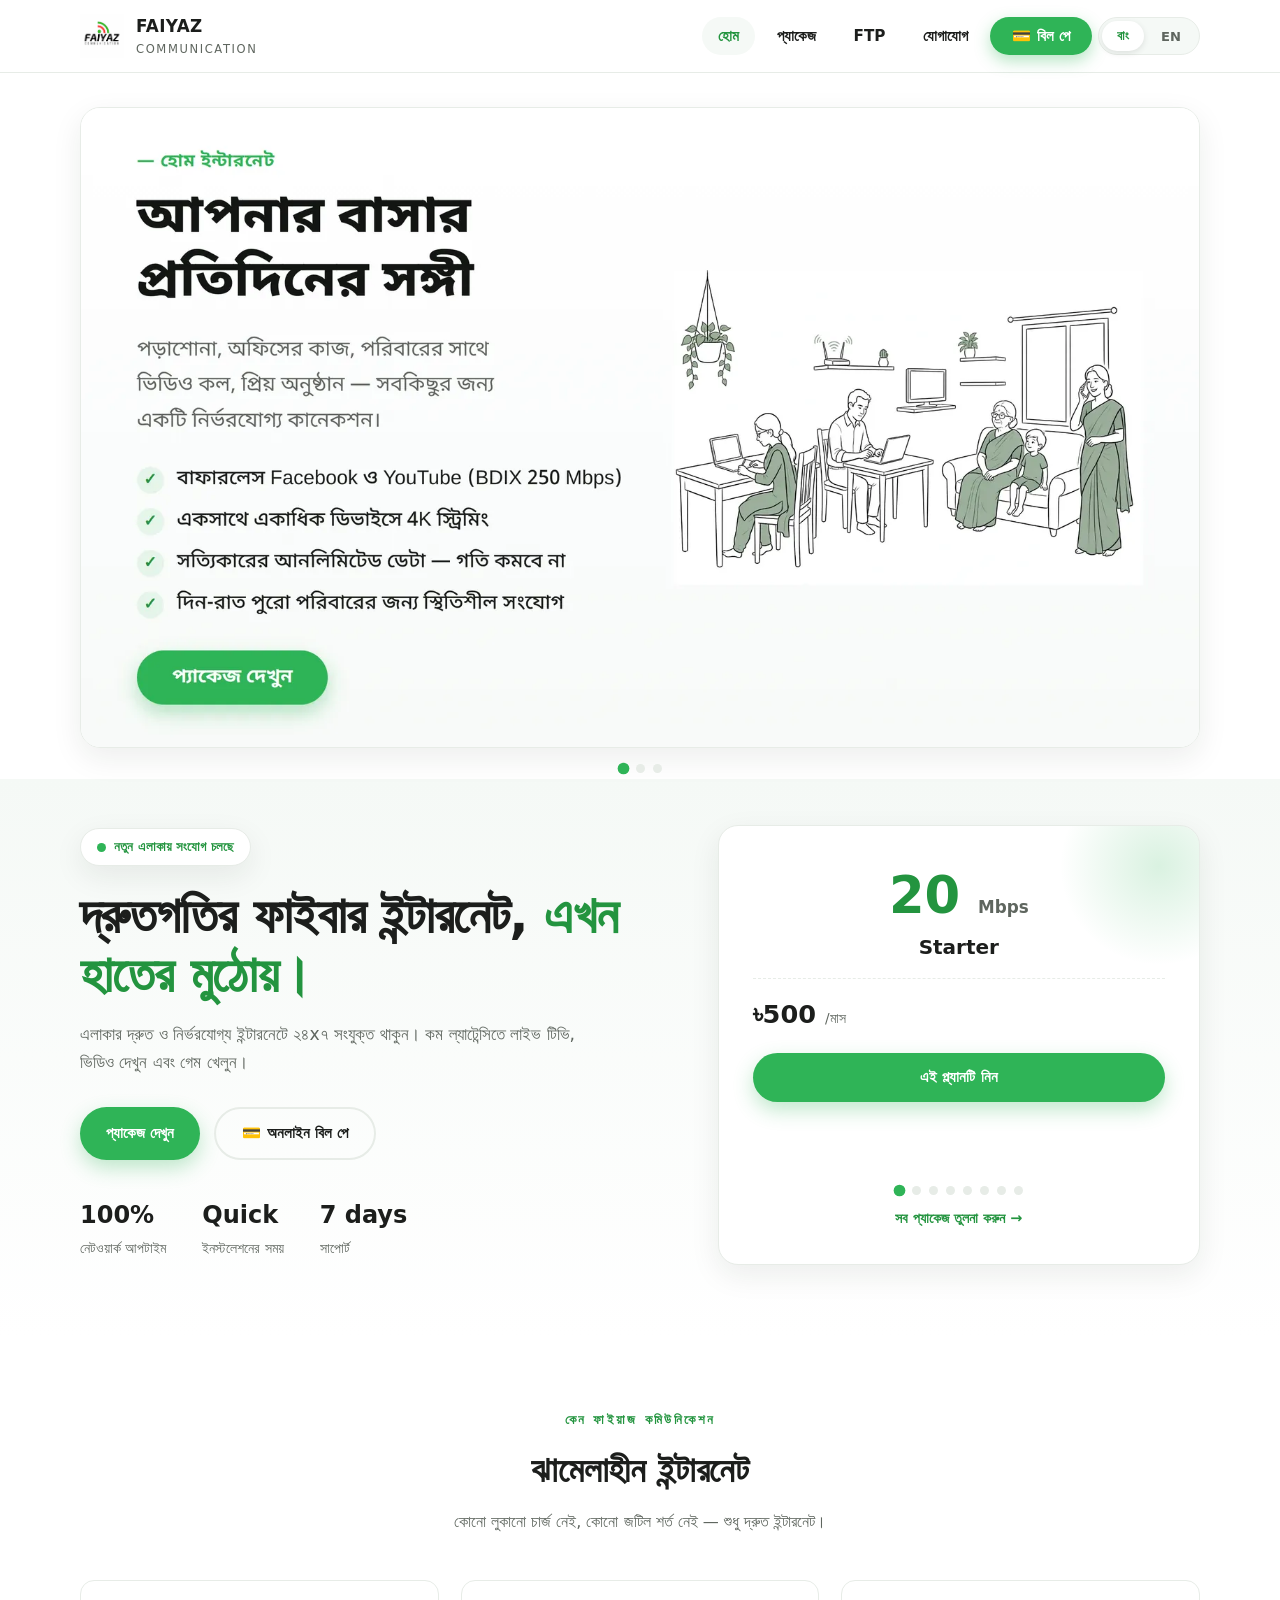
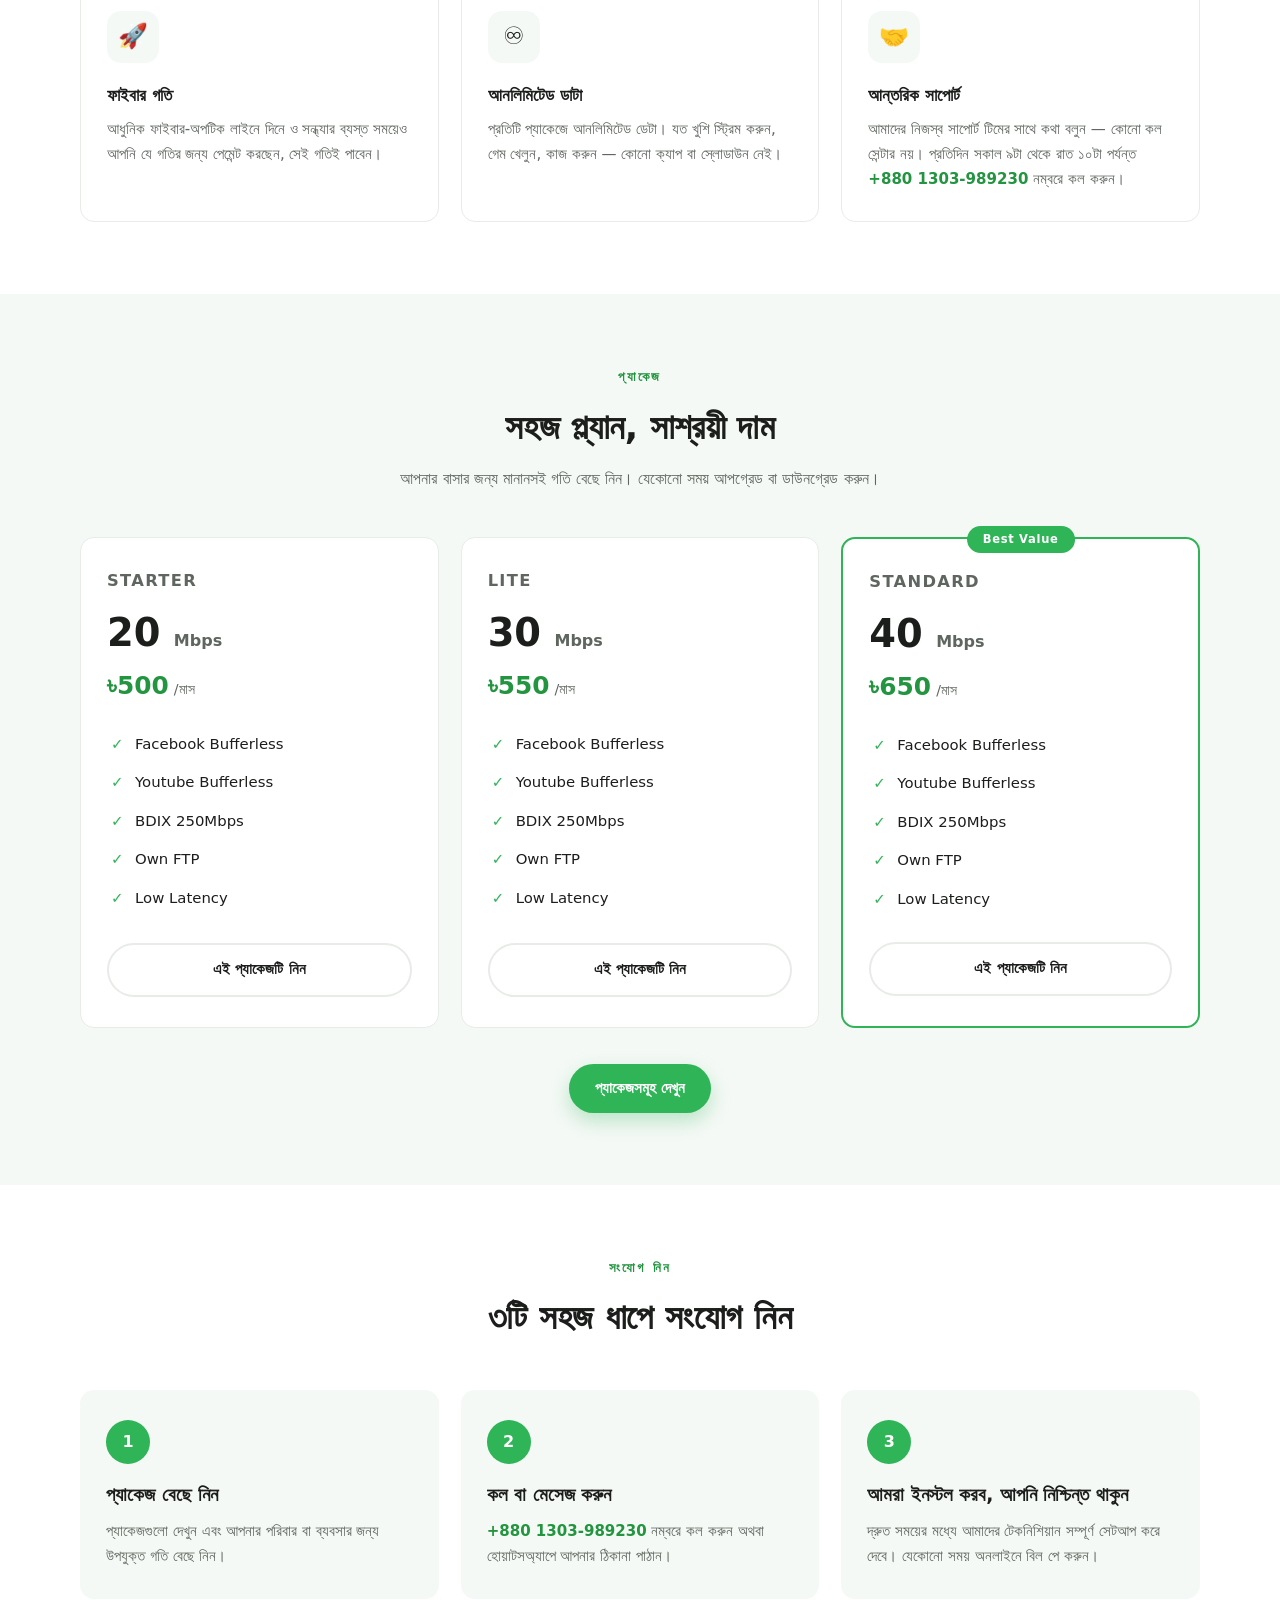
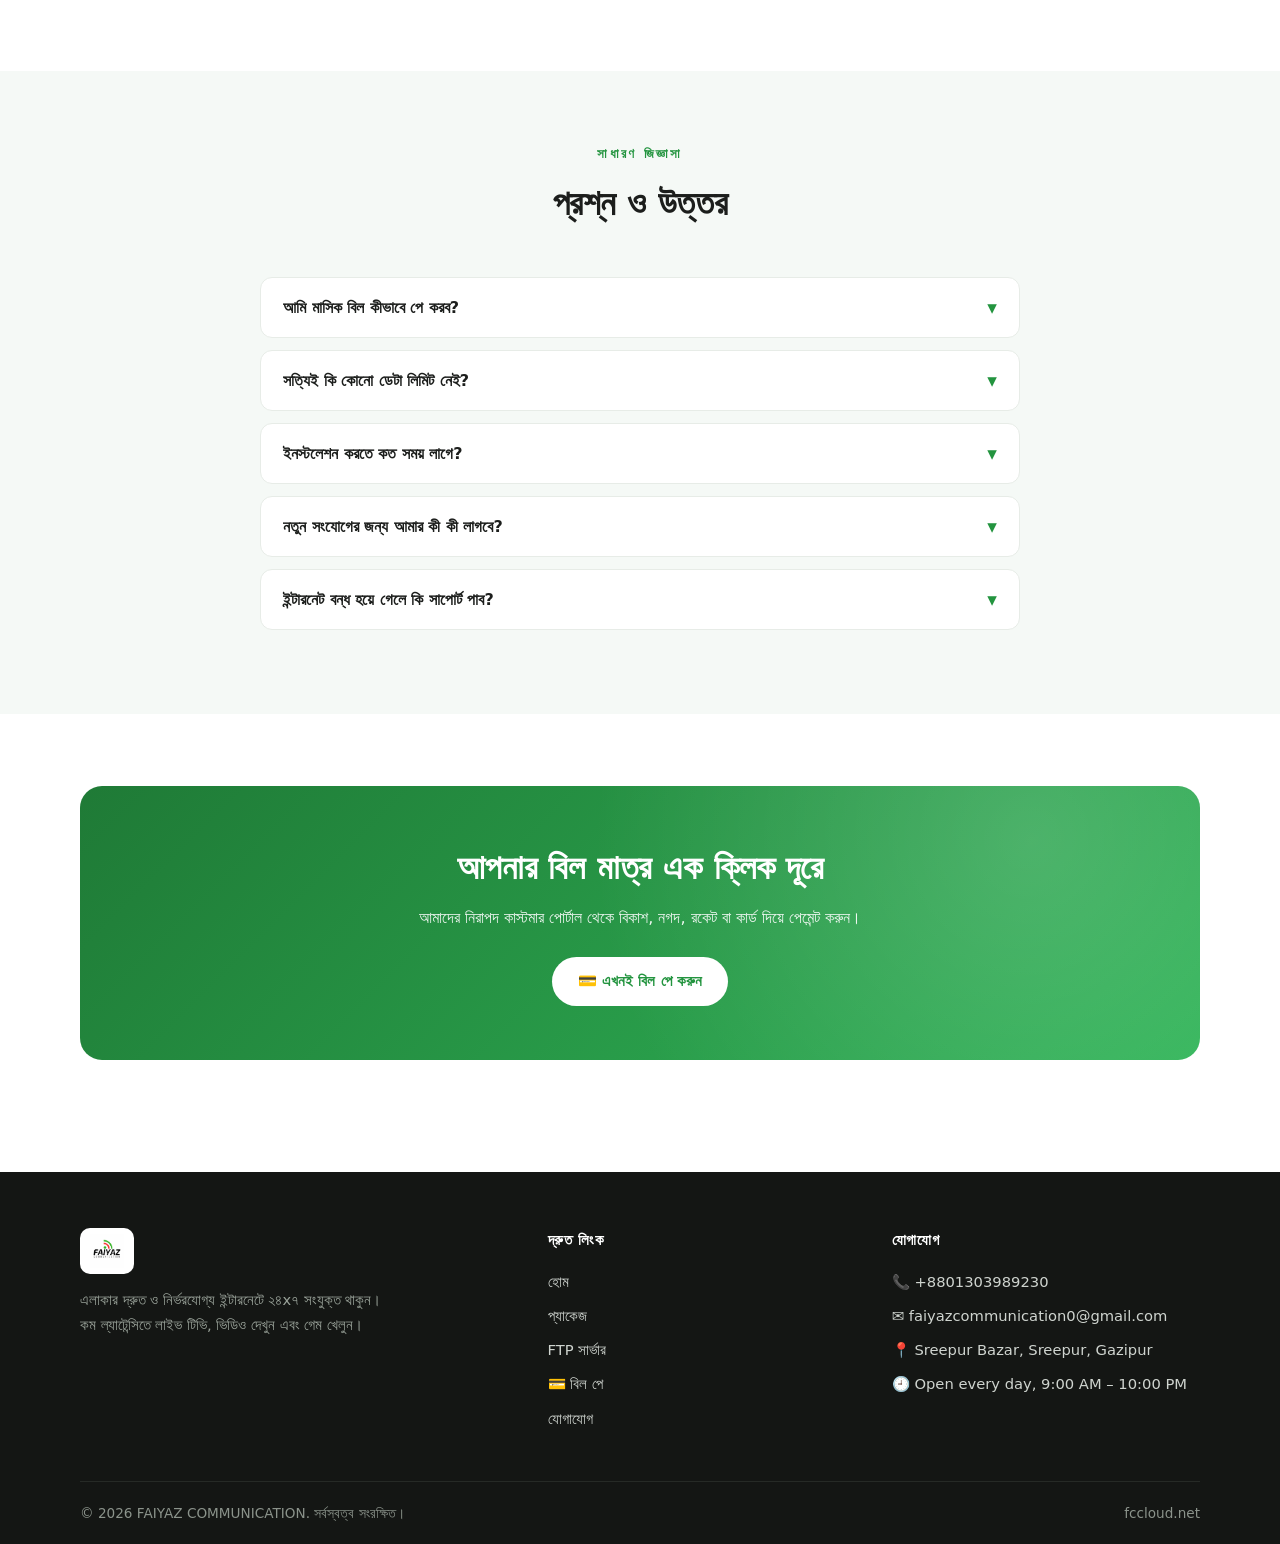
<file: index.html>
<!DOCTYPE html>
<html lang="bn">
<head>
  <meta charset="UTF-8">
  <meta name="viewport" content="width=device-width, initial-scale=1.0">
  <title data-i18n="title.home">ফাইয়াজ কমিউনিকেশন — দ্রুত, নির্ভরযোগ্য ইন্টারনেট</title>
  <meta name="description" content="Faiyaz Communication — fast, reliable fiber internet for home and business. View packages, pay your bill online, or contact our support team.">
  <link rel="icon" type="image/png" href="assets/favicon.png">
  <link rel="stylesheet" href="css/style.css?v=2">
</head>
<body>

<!-- ================= HEADER ================= -->
<header class="site-header">
  <div class="container nav-bar">
    <a class="brand" href="index.html">
      <img src="assets/logo.png" data-i18n-alt="alt.logo" alt="ফাইয়াজ কমিউনিকেশন লোগো">
      <span>FAIYAZ<small>COMMUNICATION</small></span>
    </a>
    <button class="menu-toggle" data-i18n-aria="misc.menu" aria-label="মেনু খুলুন" aria-expanded="false">
      <span></span><span></span><span></span>
    </button>
    <nav class="main-nav" data-i18n-aria="nav.label" aria-label="প্রধান নেভিগেশন">
      <ul>
        <li><a class="nav-link active" href="index.html" data-i18n="nav.home">হোম</a></li>
        <li><a class="nav-link" href="packages.html" data-i18n="nav.packages">প্যাকেজ</a></li>
        <li><a class="nav-link" data-ftp href="#">FTP</a></li>
        <li><a class="nav-link" href="contact.html" data-i18n="nav.contact">যোগাযোগ</a></li>
        <li><a class="nav-link paybill-btn" data-paybill data-i18n="nav.paybill" href="#">💳 বিল পে করুন</a></li>
        <li>
          <span class="lang-switch" role="group" aria-label="Language / ভাষা">
            <button type="button" data-setlang="bn" class="active">বাং</button><button type="button" data-setlang="en">EN</button>
          </span>
        </li>
      </ul>
    </nav>
  </div>
</header>

<!-- ================= FEATURE SLIDER ================= -->
<section class="slider-section">
  <div class="container">
    <div class="feat-slider" id="featureSlider">
      <div class="feat-slides">
        <div class="feat-slide active">
          <a href="packages.html"><img src="assets/slide-home.webp" data-src-bn="assets/slide-home.webp" data-src-en="assets/slide-home-en.webp" data-i18n-alt="slide.home" alt="হোম ইন্টারনেট ফিচার"></a>
        </div>
        <div class="feat-slide">
          <a href="packages.html"><img src="assets/slide-gaming.webp" data-src-bn="assets/slide-gaming.webp" data-src-en="assets/slide-gaming-en.webp" data-i18n-alt="slide.gaming" alt="গেমিং ফিচার"></a>
        </div>
        <div class="feat-slide">
          <a href="packages.html"><img src="assets/slide-freelancing.webp" data-src-bn="assets/slide-freelancing.webp" data-src-en="assets/slide-freelancing-en.webp" data-i18n-alt="slide.freelancing" alt="ফ্রিল্যান্সিং ফিচার"></a>
        </div>
      </div>
      <div class="feat-dots" id="featureDots"></div>
    </div>
  </div>
</section>

<!-- ================= HERO ================= -->
<section class="hero">
  <div class="container hero-grid">
    <div>
      <span class="hero-badge"><span class="dot"></span><span data-i18n="hero.badge">নতুন এলাকায় সংযোগ চলছে</span></span>
      <h1 data-i18n-html="hero.title">বজ্রগতির ফাইবার ইন্টারনেট, <span class="accent">এখন হাতের মুঠোয়।</span></h1>
      <p class="lead" data-site="aboutShort"></p>
      <div class="hero-actions">
        <a class="btn btn-primary" href="packages.html" data-i18n="hero.packages">প্যাকেজ দেখুন</a>
        <a class="btn btn-outline" data-paybill data-i18n="hero.paybill" href="#">💳 অনলাইনে বিল পে করুন</a>
      </div>
      <div class="hero-stats">
        <div class="stat"><b>100%</b><span data-i18n="stat.uptime">নেটওয়ার্ক আপটাইম</span></div>
        <div class="stat"><b>Quick</b><span data-i18n="stat.install">ইনস্টলেশনের সময়</span></div>
        <div class="stat"><b>7 days</b><span data-i18n="stat.support">প্রতি সপ্তাহে সাপোর্ট</span></div>
      </div>
    </div>
    <div class="hero-card reveal" id="packageRotator">
      <!-- Rotating package showcase: all packages, changes every 2 seconds (built by js/main.js) -->
    </div>
  </div>
</section>

<!-- ================= WHY US ================= -->
<section>
  <div class="container">
    <div class="section-title reveal">
      <div class="kicker" data-i18n="feat.kicker">কেন ফাইয়াজ কমিউনিকেশন</div>
      <h2 data-i18n="feat.title">ঝামেলাহীন ইন্টারনেট</h2>
      <p data-i18n="feat.sub">কোনো লুকানো চার্জ নেই, কোনো জটিল শর্ত নেই — শুধু দ্রুত ইন্টারনেট আর ফোন ধরা মানুষ।</p>
    </div>
    <div class="features">
      <div class="feature-card reveal">
        <div class="feature-icon">🚀</div>
        <h3 data-i18n="feat.1t">খাঁটি ফাইবার গতি</h3>
        <p data-i18n="feat.1d">আধুনিক ফাইবার-অপটিক লাইনে দিনে ও সন্ধ্যার ব্যস্ত সময়েও আপনি যে গতির জন্য পেমেন্ট করছেন, সেই গতিই পাবেন।</p>
      </div>
      <div class="feature-card reveal">
        <div class="feature-icon">♾️</div>
        <h3 data-i18n="feat.2t">সত্যিকারের আনলিমিটেড</h3>
        <p data-i18n="feat.2d">প্রতিটি প্যাকেজে আনলিমিটেড ডেটা। যত খুশি স্ট্রিম করুন, গেম খেলুন, কাজ করুন — কোনো ক্যাপ বা স্লোডাউন নেই।</p>
      </div>
      <div class="feature-card reveal">
        <div class="feature-icon">🤝</div>
        <h3 data-i18n="feat.3t">স্থানীয় আন্তরিক সাপোর্ট</h3>
        <p data-i18n-html="feat.3d"></p>
      </div>
    </div>
  </div>
</section>

<!-- ================= POPULAR PACKAGES ================= -->
<section style="background: var(--soft);">
  <div class="container">
    <div class="section-title reveal">
      <div class="kicker" data-i18n="pkg.kicker">প্যাকেজ</div>
      <h2 data-i18n="pkg.title">সহজ প্ল্যান, সৎ দাম</h2>
      <p data-i18n="pkg.sub">আপনার বাসার জন্য মানানসই গতি বেছে নিন। যেকোনো সময় আপগ্রেড বা ডাউনগ্রেড করুন।</p>
    </div>
    <!-- data-packages="3" = show the first 3 packages from site-config.js -->
    <div class="packages-grid" data-packages="3"></div>
    <div style="text-align:center; margin-top:36px;" class="reveal">
      <a class="btn btn-primary" href="packages.html" data-i18n="pkg.seeAll">সব প্যাকেজ দেখুন</a>
    </div>
  </div>
</section>

<!-- ================= HOW IT WORKS ================= -->
<section>
  <div class="container">
    <div class="section-title reveal">
      <div class="kicker" data-i18n="step.kicker">সংযোগ নিন</div>
      <h2 data-i18n="step.title">৩টি সহজ ধাপে অনলাইনে আসুন</h2>
    </div>
    <div class="steps">
      <div class="step reveal">
        <div class="num">1</div>
        <h3 data-i18n="step.1t">প্যাকেজ বেছে নিন</h3>
        <p data-i18n="step.1d">প্যাকেজগুলো দেখুন এবং আপনার পরিবার বা ব্যবসার জন্য উপযুক্ত গতি বেছে নিন।</p>
      </div>
      <div class="step reveal">
        <div class="num">2</div>
        <h3 data-i18n="step.2t">কল বা মেসেজ করুন</h3>
        <p data-i18n-html="step.2d"></p>
      </div>
      <div class="step reveal">
        <div class="num">3</div>
        <h3 data-i18n="step.3t">আমরা ইনস্টল করব, আপনি নিশ্চিন্ত থাকুন</h3>
        <p data-i18n="step.3d">২৪–৪৮ ঘণ্টার মধ্যে আমাদের টেকনিশিয়ান সম্পূর্ণ সেটআপ করে দেবে। যেকোনো সময় অনলাইনে বিল পে করুন।</p>
      </div>
    </div>
  </div>
</section>

<!-- ================= FAQ ================= -->
<section style="background: var(--soft);">
  <div class="container">
    <div class="section-title reveal">
      <div class="kicker" data-i18n="faq.kicker">সাধারণ জিজ্ঞাসা</div>
      <h2 data-i18n="faq.title">প্রশ্ন ও উত্তর</h2>
    </div>
    <div class="faq-list" data-faq></div>
  </div>
</section>

<!-- ================= PAY BILL CTA ================= -->
<section>
  <div class="container">
    <div class="cta-banner reveal">
      <h2 data-i18n="cta.title">আপনার বিল মাত্র এক ক্লিক দূরে</h2>
      <p data-i18n="cta.sub">আমাদের নিরাপদ কাস্টমার পোর্টাল থেকে বিকাশ, নগদ, রকেট বা কার্ড দিয়ে পেমেন্ট করুন।</p>
      <a class="btn" data-paybill data-i18n="cta.btn" href="#">💳 এখনই বিল পে করুন</a>
    </div>
  </div>
</section>

<!-- ================= FOOTER ================= -->
<footer>
  <div class="container">
    <div class="footer-grid">
      <div class="footer-brand">
        <img src="assets/logo.png" data-i18n-alt="alt.logo" alt="ফাইয়াজ কমিউনিকেশন লোগো">
        <p data-site="aboutShort"></p>
      </div>
      <div>
        <h4 data-i18n="foot.links">দ্রুত লিংক</h4>
        <ul>
          <li><a href="index.html" data-i18n="nav.home">হোম</a></li>
          <li><a href="packages.html" data-i18n="nav.packages">প্যাকেজ</a></li>
          <li><a data-ftp data-i18n="foot.ftp" href="#">FTP সার্ভার</a></li>
          <li><a data-paybill data-i18n="nav.paybill" href="#">💳 বিল পে করুন</a></li>
          <li><a href="contact.html" data-i18n="nav.contact">যোগাযোগ</a></li>
        </ul>
      </div>
      <div>
        <h4 data-i18n="foot.contact">যোগাযোগ</h4>
        <ul>
          <li>📞 <a data-site="phone" href="#"></a></li>
          <li>✉️ <a data-site="email" href="#"></a></li>
          <li>📍 <span data-site="address"></span></li>
          <li>🕘 <span data-site="hours"></span></li>
        </ul>
      </div>
    </div>
    <div class="footer-bottom">
      <span>© <span data-year></span> <span data-site="name"></span>. <span data-i18n="foot.rights">সর্বস্বত্ব সংরক্ষিত।</span></span>
      <span>fccloud.net</span>
    </div>
  </div>
</footer>

<button id="backToTop" data-i18n-aria="misc.top" aria-label="উপরে যান">↑</button>

<script src="js/site-config.js"></script>
<script src="js/i18n.js"></script>
<script src="js/main.js?v=2"></script>
</body>
</html>
</file>
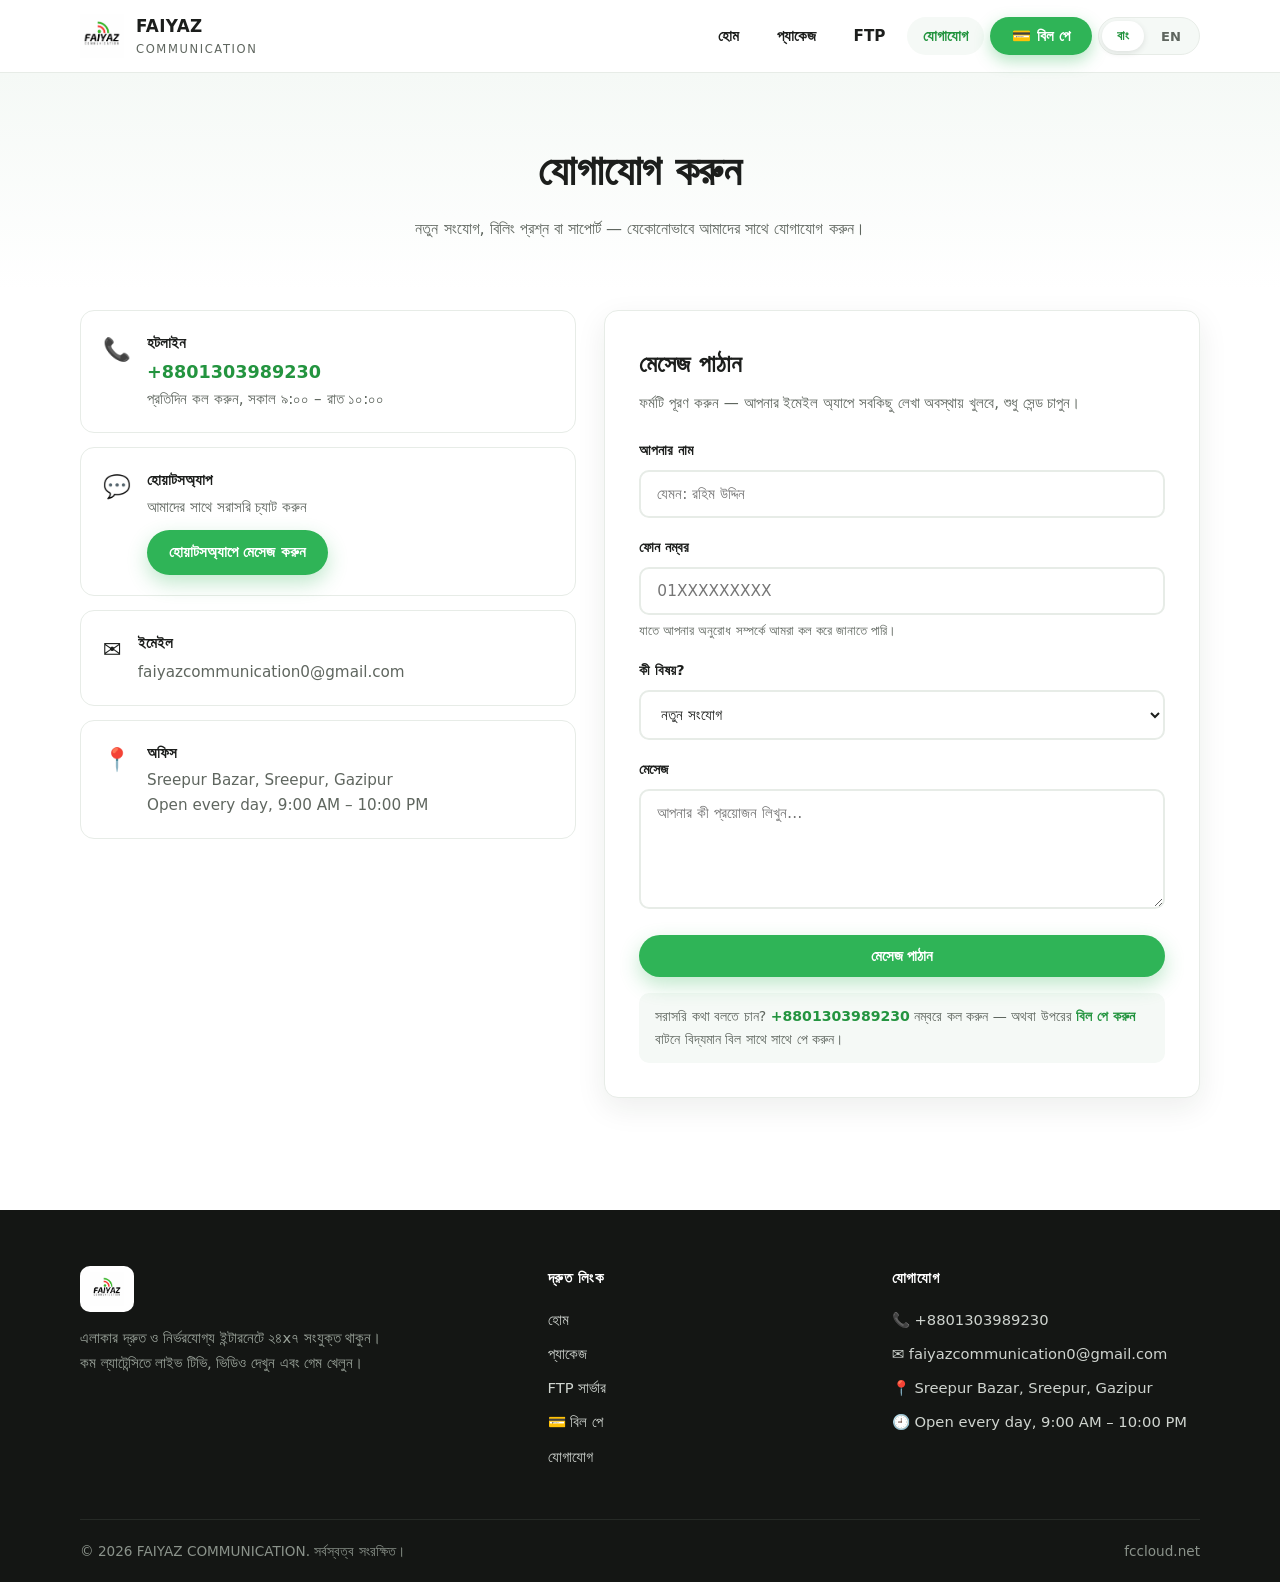
<file: contact.html>
<!DOCTYPE html>
<html lang="bn">
<head>
  <meta charset="UTF-8">
  <meta name="viewport" content="width=device-width, initial-scale=1.0">
  <title data-i18n="title.contact">যোগাযোগ — ফাইয়াজ কমিউনিকেশন</title>
  <meta name="description" content="Contact Faiyaz Communication — call, WhatsApp, email or send us a message for a new connection or support.">
  <link rel="icon" type="image/png" href="assets/favicon.png">
  <link rel="stylesheet" href="css/style.css?v=2">
</head>
<body>

<!-- ================= HEADER ================= -->
<header class="site-header">
  <div class="container nav-bar">
    <a class="brand" href="index.html">
      <img src="assets/logo.png" data-i18n-alt="alt.logo" alt="ফাইয়াজ কমিউনিকেশন লোগো">
      <span>FAIYAZ<small>COMMUNICATION</small></span>
    </a>
    <button class="menu-toggle" data-i18n-aria="misc.menu" aria-label="মেনু খুলুন" aria-expanded="false">
      <span></span><span></span><span></span>
    </button>
    <nav class="main-nav" data-i18n-aria="nav.label" aria-label="প্রধান নেভিগেশন">
      <ul>
        <li><a class="nav-link" href="index.html" data-i18n="nav.home">হোম</a></li>
        <li><a class="nav-link" href="packages.html" data-i18n="nav.packages">প্যাকেজ</a></li>
        <li><a class="nav-link" data-ftp href="#">FTP</a></li>
        <li><a class="nav-link active" href="contact.html" data-i18n="nav.contact">যোগাযোগ</a></li>
        <li><a class="nav-link paybill-btn" data-paybill data-i18n="nav.paybill" href="#">💳 বিল পে করুন</a></li>
        <li>
          <span class="lang-switch" role="group" aria-label="Language / ভাষা">
            <button type="button" data-setlang="bn" class="active">বাং</button><button type="button" data-setlang="en">EN</button>
          </span>
        </li>
      </ul>
    </nav>
  </div>
</header>

<!-- ================= PAGE HERO ================= -->
<section class="page-hero">
  <div class="container">
    <h1 data-i18n="ct.title">যোগাযোগ করুন</h1>
    <p data-i18n="ct.sub">নতুন সংযোগ, বিলিং প্রশ্ন বা সাপোর্ট — যেকোনোভাবে আমাদের সাথে যোগাযোগ করুন। আমরা দ্রুত সাড়া দিই।</p>
  </div>
</section>

<!-- ================= CONTACT ================= -->
<section style="padding-top: 20px;">
  <div class="container contact-grid">

    <div class="contact-cards">
      <div class="contact-card reveal">
        <div class="icon">📞</div>
        <div>
          <h3 data-i18n="ct.hotline">হটলাইন</h3>
          <a class="val" data-site="phone" href="#" style="font-weight:700; color: var(--green-dark); font-size:1.1rem;"></a>
          <p data-i18n="ct.hotlineSub">প্রতিদিন কল করুন, সকাল ৯:০০ – রাত ১০:০০</p>
        </div>
      </div>
      <div class="contact-card reveal">
        <div class="icon">💬</div>
        <div>
          <h3 data-i18n="ct.wa">হোয়াটসঅ্যাপ</h3>
          <p data-i18n="ct.waSub">আমাদের সাথে সরাসরি চ্যাট করুন</p>
          <a class="btn btn-primary" data-whatsapp data-i18n="ct.waBtn" href="#" style="margin-top:10px; padding:10px 22px;">হোয়াটসঅ্যাপে মেসেজ করুন</a>
        </div>
      </div>
      <div class="contact-card reveal">
        <div class="icon">✉️</div>
        <div>
          <h3 data-i18n="ct.email">ইমেইল</h3>
          <a class="val" data-site="email" href="#"></a>
        </div>
      </div>
      <div class="contact-card reveal">
        <div class="icon">📍</div>
        <div>
          <h3 data-i18n="ct.office">অফিস</h3>
          <p data-site="address"></p>
          <p data-site="hours"></p>
        </div>
      </div>

      <!-- OPTIONAL: Google Map.
           To show a map here, go to google.com/maps, search your address,
           click Share > Embed a map, copy the <iframe> code and paste it
           in place of this comment. -->
    </div>

    <div class="form-card reveal">
      <h2 data-i18n="ct.formTitle">আমাদের একটি মেসেজ পাঠান</h2>
      <p data-i18n="ct.formSub">ফর্মটি পূরণ করুন — আপনার ইমেইল অ্যাপে সবকিছু লেখা অবস্থায় খুলবে, শুধু সেন্ড চাপুন।</p>
      <form id="contactForm" novalidate>
        <div class="field">
          <label for="fName" data-i18n="ct.name">আপনার নাম</label>
          <input id="fName" name="name" type="text" data-i18n-ph="ct.namePh" placeholder="যেমন: রহিম উদ্দিন" required>
        </div>
        <div class="field">
          <label for="fPhone" data-i18n="ct.phone">ফোন নম্বর</label>
          <input id="fPhone" name="phone" type="tel" data-i18n-ph="ct.phonePh" placeholder="01XXXXXXXXX" required>
          <div class="hint" data-i18n="ct.phoneHint">যাতে আপনার অনুরোধ সম্পর্কে আমরা কল করে জানাতে পারি।</div>
        </div>
        <div class="field">
          <label for="fTopic" data-i18n="ct.topic">বিষয় কী?</label>
          <select id="fTopic" name="topic">
            <option data-i18n="ct.t1">নতুন সংযোগ</option>
            <option data-i18n="ct.t2">বিলিং সংক্রান্ত প্রশ্ন</option>
            <option data-i18n="ct.t3">টেকনিক্যাল সাপোর্ট</option>
            <option data-i18n="ct.t4">প্যাকেজ আপগ্রেড</option>
            <option data-i18n="ct.t5">অন্যান্য</option>
          </select>
        </div>
        <div class="field">
          <label for="fMsg" data-i18n="ct.msg">মেসেজ</label>
          <textarea id="fMsg" name="message" data-i18n-ph="ct.msgPh" placeholder="আপনার কী প্রয়োজন লিখুন…" required></textarea>
        </div>
        <button class="btn btn-primary" type="submit" style="width:100%;" data-i18n="ct.submit">মেসেজ পাঠান</button>
        <div class="form-note" data-i18n-html="ct.note">
        </div>
      </form>
    </div>

  </div>
</section>

<!-- ================= FOOTER ================= -->
<footer>
  <div class="container">
    <div class="footer-grid">
      <div class="footer-brand">
        <img src="assets/logo.png" data-i18n-alt="alt.logo" alt="ফাইয়াজ কমিউনিকেশন লোগো">
        <p data-site="aboutShort"></p>
      </div>
      <div>
        <h4 data-i18n="foot.links">দ্রুত লিংক</h4>
        <ul>
          <li><a href="index.html" data-i18n="nav.home">হোম</a></li>
          <li><a href="packages.html" data-i18n="nav.packages">প্যাকেজ</a></li>
          <li><a data-ftp data-i18n="foot.ftp" href="#">FTP সার্ভার</a></li>
          <li><a data-paybill data-i18n="nav.paybill" href="#">💳 বিল পে করুন</a></li>
          <li><a href="contact.html" data-i18n="nav.contact">যোগাযোগ</a></li>
        </ul>
      </div>
      <div>
        <h4 data-i18n="foot.contact">যোগাযোগ</h4>
        <ul>
          <li>📞 <a data-site="phone" href="#"></a></li>
          <li>✉️ <a data-site="email" href="#"></a></li>
          <li>📍 <span data-site="address"></span></li>
          <li>🕘 <span data-site="hours"></span></li>
        </ul>
      </div>
    </div>
    <div class="footer-bottom">
      <span>© <span data-year></span> <span data-site="name"></span>. <span data-i18n="foot.rights">সর্বস্বত্ব সংরক্ষিত।</span></span>
      <span>fccloud.net</span>
    </div>
  </div>
</footer>

<button id="backToTop" data-i18n-aria="misc.top" aria-label="উপরে যান">↑</button>

<script src="js/site-config.js"></script>
<script src="js/i18n.js"></script>
<script src="js/main.js?v=2"></script>
</body>
</html>
</file>
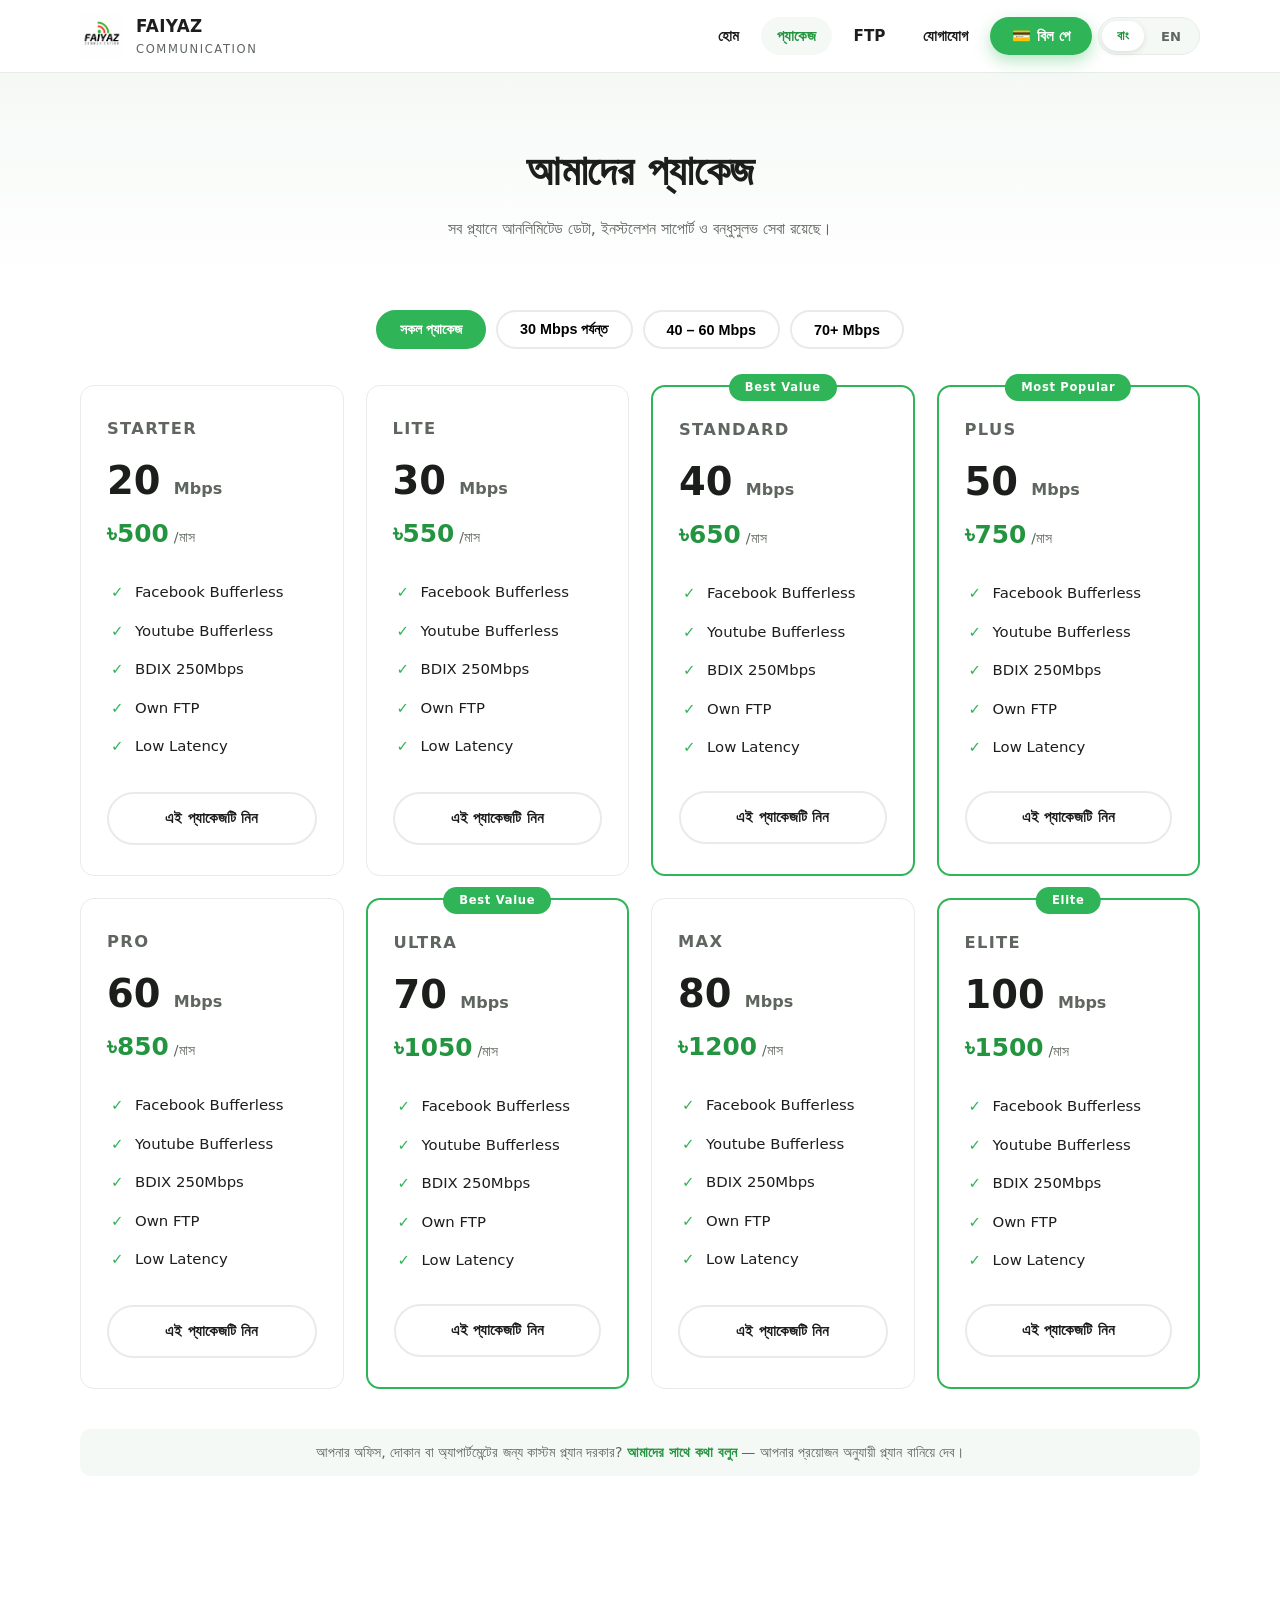
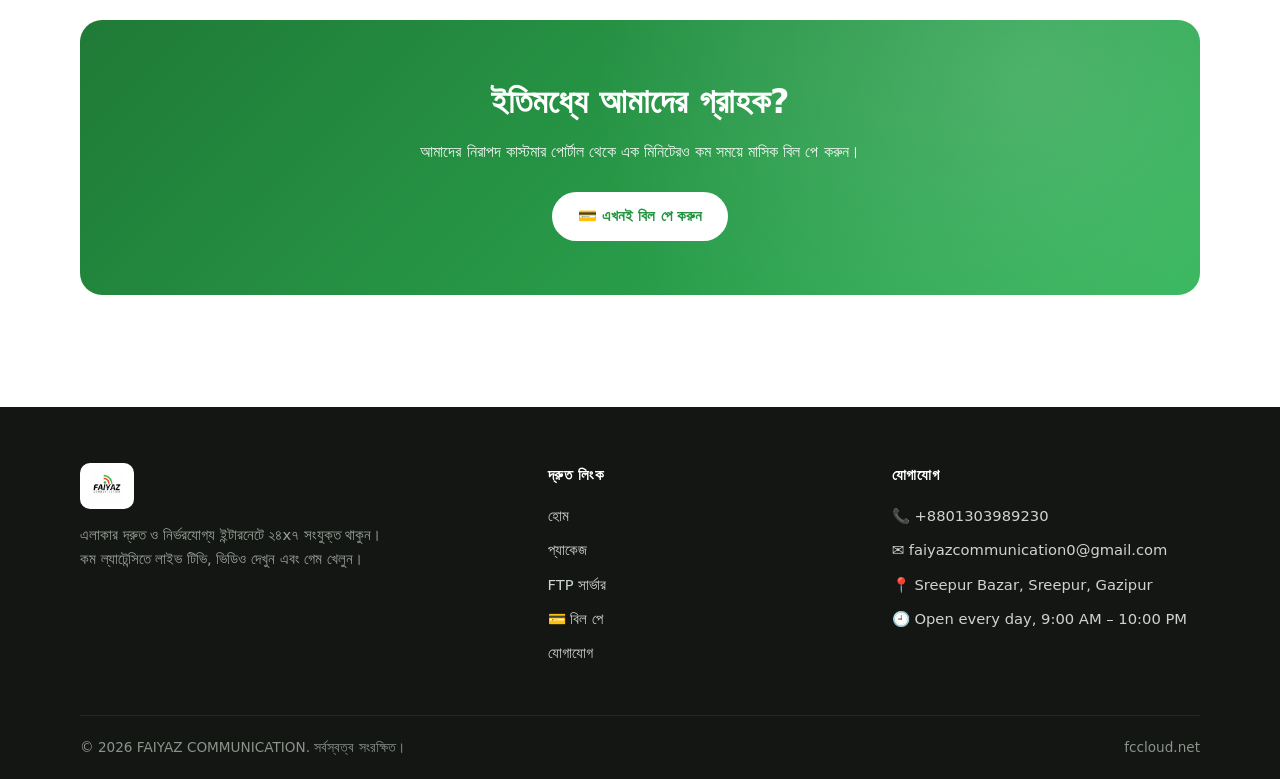
<file: packages.html>
<!DOCTYPE html>
<html lang="bn">
<head>
  <meta charset="UTF-8">
  <meta name="viewport" content="width=device-width, initial-scale=1.0">
  <title data-i18n="title.packages">প্যাকেজ — ফাইয়াজ কমিউনিকেশন</title>
  <meta name="description" content="Internet packages from Faiyaz Communication — simple plans with unlimited data and honest prices.">
  <link rel="icon" type="image/png" href="assets/favicon.png">
  <link rel="stylesheet" href="css/style.css?v=2">
</head>
<body>

<!-- ================= HEADER ================= -->
<header class="site-header">
  <div class="container nav-bar">
    <a class="brand" href="index.html">
      <img src="assets/logo.png" data-i18n-alt="alt.logo" alt="ফাইয়াজ কমিউনিকেশন লোগো">
      <span>FAIYAZ<small>COMMUNICATION</small></span>
    </a>
    <button class="menu-toggle" data-i18n-aria="misc.menu" aria-label="মেনু খুলুন" aria-expanded="false">
      <span></span><span></span><span></span>
    </button>
    <nav class="main-nav" data-i18n-aria="nav.label" aria-label="প্রধান নেভিগেশন">
      <ul>
        <li><a class="nav-link" href="index.html" data-i18n="nav.home">হোম</a></li>
        <li><a class="nav-link active" href="packages.html" data-i18n="nav.packages">প্যাকেজ</a></li>
        <li><a class="nav-link" data-ftp href="#">FTP</a></li>
        <li><a class="nav-link" href="contact.html" data-i18n="nav.contact">যোগাযোগ</a></li>
        <li><a class="nav-link paybill-btn" data-paybill data-i18n="nav.paybill" href="#">💳 বিল পে করুন</a></li>
        <li>
          <span class="lang-switch" role="group" aria-label="Language / ভাষা">
            <button type="button" data-setlang="bn" class="active">বাং</button><button type="button" data-setlang="en">EN</button>
          </span>
        </li>
      </ul>
    </nav>
  </div>
</header>

<!-- ================= PAGE HERO ================= -->
<section class="page-hero">
  <div class="container">
    <h1 data-i18n="ph.title">আমাদের প্যাকেজ</h1>
    <p data-i18n="ph.sub">সব প্ল্যানে আনলিমিটেড ডেটা, ফ্রি ইনস্টলেশন সাপোর্ট ও বন্ধুসুলভ স্থানীয় সেবা রয়েছে। দাম প্রতি মাসে টাকায়।</p>
  </div>
</section>

<!-- ================= PACKAGES ================= -->
<section style="padding-top: 20px;">
  <div class="container">
    <div class="filter-row reveal">
      <button class="chip active" data-filter="all" type="button" data-i18n="chip.all">সব গতি</button>
      <button class="chip" data-filter="basic" type="button" data-i18n="chip.basic">30 Mbps পর্যন্ত</button>
      <button class="chip" data-filter="mid" type="button" data-i18n="chip.mid">40 – 60 Mbps</button>
      <button class="chip" data-filter="fast" type="button" data-i18n="chip.fast">70+ Mbps</button>
    </div>
    <!-- data-packages with no number = show ALL packages from site-config.js -->
    <div class="packages-grid" data-packages></div>

    <div class="form-note reveal" style="margin-top: 40px; text-align: center;" data-i18n-html="ph.note">
    </div>
  </div>
</section>

<!-- ================= PAY BILL CTA ================= -->
<section>
  <div class="container">
    <div class="cta-banner reveal">
      <h2 data-i18n="cta2.title">ইতিমধ্যে গ্রাহক?</h2>
      <p data-i18n="cta2.sub">আমাদের নিরাপদ কাস্টমার পোর্টাল থেকে এক মিনিটেরও কম সময়ে মাসিক বিল পে করুন।</p>
      <a class="btn" data-paybill data-i18n="cta.btn" href="#">💳 এখনই বিল পে করুন</a>
    </div>
  </div>
</section>

<!-- ================= FOOTER ================= -->
<footer>
  <div class="container">
    <div class="footer-grid">
      <div class="footer-brand">
        <img src="assets/logo.png" data-i18n-alt="alt.logo" alt="ফাইয়াজ কমিউনিকেশন লোগো">
        <p data-site="aboutShort"></p>
      </div>
      <div>
        <h4 data-i18n="foot.links">দ্রুত লিংক</h4>
        <ul>
          <li><a href="index.html" data-i18n="nav.home">হোম</a></li>
          <li><a href="packages.html" data-i18n="nav.packages">প্যাকেজ</a></li>
          <li><a data-ftp data-i18n="foot.ftp" href="#">FTP সার্ভার</a></li>
          <li><a data-paybill data-i18n="nav.paybill" href="#">💳 বিল পে করুন</a></li>
          <li><a href="contact.html" data-i18n="nav.contact">যোগাযোগ</a></li>
        </ul>
      </div>
      <div>
        <h4 data-i18n="foot.contact">যোগাযোগ</h4>
        <ul>
          <li>📞 <a data-site="phone" href="#"></a></li>
          <li>✉️ <a data-site="email" href="#"></a></li>
          <li>📍 <span data-site="address"></span></li>
          <li>🕘 <span data-site="hours"></span></li>
        </ul>
      </div>
    </div>
    <div class="footer-bottom">
      <span>© <span data-year></span> <span data-site="name"></span>. <span data-i18n="foot.rights">সর্বস্বত্ব সংরক্ষিত।</span></span>
      <span>fccloud.net</span>
    </div>
  </div>
</footer>

<button id="backToTop" data-i18n-aria="misc.top" aria-label="উপরে যান">↑</button>

<script src="js/site-config.js"></script>
<script src="js/i18n.js"></script>
<script src="js/main.js?v=2"></script>
</body>
</html>
</file>
<file: css/style.css>
/* =====================================================================
   FAIYAZ COMMUNICATION — shared stylesheet
   To change the look: edit the colors in :root below. Everything on
   the site uses these variables, so one change updates all pages.
   ===================================================================== */

:root {
  --green: #2fb457;        /* main brand color (from logo) */
  --green-dark: #23943f;   /* darker green for hover */
  --red: #ef3b23;          /* accent color (from logo) — used sparingly */
  --ink: #1c1e1c;          /* main text */
  --muted: #5f665f;        /* secondary text */
  --line: #e7ece7;         /* borders */
  --soft: #f5f9f6;         /* light background sections */
  --white: #ffffff;
  --radius: 14px;
  --shadow: 0 10px 30px rgba(20, 40, 25, 0.08);
  --font: "Segoe UI", system-ui, -apple-system, Roboto, "Helvetica Neue", Arial, sans-serif;
}

* { margin: 0; padding: 0; box-sizing: border-box; }

html { scroll-behavior: smooth; }

body {
  font-family: var(--font);
  color: var(--ink);
  background: var(--white);
  line-height: 1.65;
  -webkit-font-smoothing: antialiased;
}

img { max-width: 100%; display: block; }
a { color: inherit; text-decoration: none; }
ul { list-style: none; }

.container { width: min(1120px, 92%); margin: 0 auto; }
section { padding: 72px 0; }

/* ---------- Header ---------- */
header.site-header {
  position: sticky; top: 0; z-index: 100;
  background: rgba(255, 255, 255, 0.96);
  backdrop-filter: blur(8px);
  border-bottom: 1px solid var(--line);
  transition: box-shadow 0.25s ease;
}
header.site-header.scrolled { box-shadow: 0 4px 18px rgba(0,0,0,0.06); }

.nav-bar { display: flex; align-items: center; justify-content: space-between; height: 72px; }

.brand { display: flex; align-items: center; gap: 12px; font-weight: 800; font-size: 1.05rem; letter-spacing: 0.02em; }
.brand img { height: 44px; width: auto; }
.brand small { display: block; font-weight: 500; color: var(--muted); font-size: 0.72rem; letter-spacing: 0.14em; }

nav.main-nav ul { display: flex; gap: 6px; align-items: center; }
nav.main-nav a.nav-link {
  padding: 10px 16px; border-radius: 999px; font-weight: 600; font-size: 0.95rem; color: var(--ink);
  transition: background 0.2s, color 0.2s;
}
nav.main-nav a.nav-link:hover { background: var(--soft); color: var(--green-dark); }
nav.main-nav a.nav-link.active { background: var(--soft); color: var(--green-dark); }

.btn {
  display: inline-flex; align-items: center; justify-content: center; gap: 8px;
  padding: 12px 26px; border-radius: 999px; font-weight: 700; font-size: 0.95rem;
  cursor: pointer; border: none; transition: transform 0.15s ease, box-shadow 0.2s, background 0.2s;
}
.btn-primary { background: var(--green); color: #fff; box-shadow: 0 8px 20px rgba(47,180,87,0.3); }
.btn-primary:hover { background: var(--green-dark); transform: translateY(-2px); }
.btn-outline { background: transparent; color: var(--ink); border: 2px solid var(--line); }
.btn-outline:hover { border-color: var(--green); color: var(--green-dark); }
.btn-red { background: var(--red); color: #fff; }
.btn-red:hover { filter: brightness(0.94); transform: translateY(-2px); }

/* Pay Bill button in the nav — stands out */
.paybill-btn {
  background: var(--green); color: #fff !important; padding: 10px 22px !important; border-radius: 999px;
  box-shadow: 0 6px 16px rgba(47,180,87,0.35);
}
.paybill-btn:hover { background: var(--green-dark) !important; }

/* hamburger for mobile */
.menu-toggle { display: none; background: none; border: none; cursor: pointer; padding: 10px; }
.menu-toggle span { display: block; width: 24px; height: 2.5px; background: var(--ink); margin: 5px 0; border-radius: 2px; transition: 0.25s; }

/* ---------- Feature image slider (under navbar) ---------- */
.slider-section { padding: 34px 0 6px; }
.feat-slider { position: relative; }
.feat-slides { border-radius: 20px; overflow: hidden; border: 1px solid var(--line); box-shadow: var(--shadow); }
.feat-slide { display: none; }
.feat-slide.active { display: block; animation: featFade 0.6s ease; }
@keyframes featFade { from { opacity: 0.35; } to { opacity: 1; } }
.feat-slide img { width: 100%; height: auto; display: block; }
.feat-slide a { display: block; cursor: pointer; }
.feat-dots { display: flex; gap: 8px; justify-content: center; margin-top: 16px; }

/* ---------- Hero ---------- */
.hero { padding: 46px 0 72px; background: linear-gradient(180deg, var(--soft) 0%, #fff 100%); overflow: hidden; }
.hero-grid { display: grid; grid-template-columns: 1.1fr 0.9fr; gap: 48px; align-items: center; }

.hero-badge {
  display: inline-flex; align-items: center; gap: 8px;
  background: #fff; border: 1px solid var(--line); border-radius: 999px;
  padding: 7px 16px; font-size: 0.82rem; font-weight: 600; color: var(--green-dark);
  box-shadow: var(--shadow); margin-bottom: 20px;
}
.hero-badge .dot { width: 9px; height: 9px; border-radius: 50%; background: var(--green); animation: pulse 1.8s infinite; }
@keyframes pulse { 0%,100% { box-shadow: 0 0 0 0 rgba(47,180,87,0.5);} 50% { box-shadow: 0 0 0 7px rgba(47,180,87,0);} }

.hero h1 { font-size: clamp(2.1rem, 4.5vw, 3.2rem); line-height: 1.15; letter-spacing: -0.02em; margin-bottom: 16px; }
.hero h1 .accent { color: var(--green-dark); }
.hero p.lead { font-size: 1.08rem; color: var(--muted); max-width: 46ch; margin-bottom: 30px; }

.hero-actions { display: flex; gap: 14px; flex-wrap: wrap; margin-bottom: 36px; }

.hero-stats { display: flex; gap: 36px; flex-wrap: wrap; }
.hero-stats .stat b { display: block; font-size: 1.5rem; color: var(--ink); }
.hero-stats .stat span { font-size: 0.85rem; color: var(--muted); }

.hero-card {
  background: #fff; border: 1px solid var(--line); border-radius: 20px;
  box-shadow: var(--shadow); padding: 34px; position: relative; overflow: hidden;
}
.hero-card::before {
  content: ""; position: absolute; top: -60px; right: -60px; width: 200px; height: 200px;
  background: radial-gradient(circle, rgba(47,180,87,0.18), transparent 70%);
}
.hero-card .speed-big { font-size: 3.4rem; font-weight: 800; color: var(--green-dark); line-height: 1; }
.hero-card .speed-big small { font-size: 1.1rem; font-weight: 600; color: var(--muted); }
.hero-card h3 { margin: 10px 0 4px; }
.hero-card p { color: var(--muted); font-size: 0.95rem; margin-bottom: 22px; }
.hero-card .price-row { display: flex; align-items: baseline; justify-content: space-between; border-top: 1px dashed var(--line); padding-top: 18px; margin-bottom: 20px; }
.hero-card .price-row b { font-size: 1.7rem; }
.hero-card .price-row b small { font-size: 0.85rem; color: var(--muted); font-weight: 500; }

/* ---------- Feature cards ---------- */
.section-title { text-align: center; max-width: 640px; margin: 0 auto 44px; }
.section-title .kicker { color: var(--green-dark); font-weight: 700; font-size: 0.82rem; letter-spacing: 0.18em; text-transform: uppercase; margin-bottom: 10px; }
.section-title h2 { font-size: clamp(1.6rem, 3vw, 2.2rem); letter-spacing: -0.01em; margin-bottom: 10px; }
.section-title p { color: var(--muted); }

.features { display: grid; grid-template-columns: repeat(3, 1fr); gap: 22px; }
.feature-card {
  background: #fff; border: 1px solid var(--line); border-radius: var(--radius);
  padding: 30px 26px; transition: transform 0.2s, box-shadow 0.2s;
}
.feature-card:hover { transform: translateY(-5px); box-shadow: var(--shadow); }
.feature-icon {
  width: 52px; height: 52px; border-radius: 14px; background: var(--soft);
  display: flex; align-items: center; justify-content: center; font-size: 1.5rem; margin-bottom: 18px;
}
.feature-card h3 { margin-bottom: 8px; font-size: 1.08rem; }
.feature-card p { color: var(--muted); font-size: 0.94rem; }

/* ---------- Package cards ---------- */
.packages-grid { display: grid; grid-template-columns: repeat(auto-fit, minmax(240px, 1fr)); gap: 22px; }

.package-card {
  background: #fff; border: 1px solid var(--line); border-radius: var(--radius);
  padding: 30px 26px; position: relative; display: flex; flex-direction: column;
  transition: transform 0.2s, box-shadow 0.2s, border-color 0.2s;
}
.package-card:hover { transform: translateY(-5px); box-shadow: var(--shadow); border-color: #cde9d4; }
.package-card.popular { border: 2px solid var(--green); }
.package-badge {
  position: absolute; top: -13px; left: 50%; transform: translateX(-50%);
  background: var(--green); color: #fff; font-size: 0.72rem; font-weight: 700;
  padding: 4px 16px; border-radius: 999px; letter-spacing: 0.06em; white-space: nowrap;
}
.package-card .pkg-name { font-weight: 700; font-size: 1.02rem; color: var(--muted); text-transform: uppercase; letter-spacing: 0.08em; }
.package-card .pkg-speed { font-size: 2.4rem; font-weight: 800; margin: 6px 0 2px; }
.package-card .pkg-speed small { font-size: 1rem; color: var(--muted); font-weight: 600; }
.package-card .pkg-price { margin-bottom: 18px; }
.package-card .pkg-price b { font-size: 1.55rem; color: var(--green-dark); }
.package-card .pkg-price span { color: var(--muted); font-size: 0.88rem; }
.package-card ul { margin-bottom: 24px; flex: 1; }
.package-card ul li { padding: 7px 0 7px 28px; position: relative; font-size: 0.93rem; color: var(--ink); }
.package-card ul li::before { content: "✓"; position: absolute; left: 4px; color: var(--green); font-weight: 800; }

/* filter chips on packages page */
.filter-row { display: flex; gap: 10px; justify-content: center; flex-wrap: wrap; margin-bottom: 36px; }
.chip {
  padding: 9px 22px; border-radius: 999px; border: 2px solid var(--line);
  background: #fff; font-weight: 600; font-size: 0.9rem; cursor: pointer; transition: 0.2s;
}
.chip:hover { border-color: var(--green); }
.chip.active { background: var(--green); border-color: var(--green); color: #fff; }

/* ---------- Steps ---------- */
.steps { display: grid; grid-template-columns: repeat(3, 1fr); gap: 22px; counter-reset: step; }
.step {
  background: var(--soft); border-radius: var(--radius); padding: 30px 26px; position: relative;
}
.step .num {
  width: 44px; height: 44px; border-radius: 50%; background: var(--green); color: #fff;
  font-weight: 800; display: flex; align-items: center; justify-content: center; margin-bottom: 16px;
}
.step h3 { margin-bottom: 8px; }
.step p { color: var(--muted); font-size: 0.94rem; }

/* ---------- FAQ ---------- */
.faq-list { max-width: 760px; margin: 0 auto; }
.faq-item { border: 1px solid var(--line); border-radius: 12px; margin-bottom: 12px; background: #fff; overflow: hidden; }
.faq-q {
  width: 100%; background: none; border: none; cursor: pointer; text-align: left;
  padding: 18px 22px; font-size: 1rem; font-weight: 700; display: flex;
  justify-content: space-between; align-items: center; gap: 16px; font-family: inherit; color: var(--ink);
}
.faq-q .arrow { transition: transform 0.25s; color: var(--green-dark); font-size: 1.2rem; flex-shrink: 0; }
.faq-item.open .faq-q .arrow { transform: rotate(180deg); }
.faq-a { max-height: 0; overflow: hidden; transition: max-height 0.3s ease; }
.faq-a p { padding: 0 22px 20px; color: var(--muted); font-size: 0.95rem; }

/* ---------- CTA banner ---------- */
.cta-banner {
  background: linear-gradient(135deg, #1f7a36, var(--green)); color: #fff;
  border-radius: 22px; padding: 54px 48px; text-align: center; position: relative; overflow: hidden;
}
.cta-banner::before {
  content: ""; position: absolute; inset: 0;
  background: radial-gradient(circle at 85% 20%, rgba(255,255,255,0.16), transparent 45%);
}
.cta-banner h2 { font-size: clamp(1.5rem, 3vw, 2.1rem); margin-bottom: 10px; position: relative; }
.cta-banner p { opacity: 0.92; margin-bottom: 26px; position: relative; }
.cta-banner .btn { position: relative; background: #fff; color: var(--green-dark); }
.cta-banner .btn:hover { transform: translateY(-2px); box-shadow: 0 10px 24px rgba(0,0,0,0.18); }

/* ---------- Contact ---------- */
.contact-grid { display: grid; grid-template-columns: 1fr 1.2fr; gap: 28px; align-items: start; }
.contact-cards { display: grid; gap: 14px; }
.contact-card {
  display: flex; gap: 16px; align-items: flex-start;
  border: 1px solid var(--line); border-radius: var(--radius); padding: 20px 22px; background: #fff;
}
.contact-card .icon { font-size: 1.4rem; }
.contact-card h3 { font-size: 0.95rem; margin-bottom: 2px; }
.contact-card p, .contact-card a.val { color: var(--muted); font-size: 0.95rem; }
.contact-card a.val:hover { color: var(--green-dark); }

.form-card { border: 1px solid var(--line); border-radius: var(--radius); padding: 34px; background: #fff; box-shadow: var(--shadow); }
.form-card h2 { margin-bottom: 6px; }
.form-card > p { color: var(--muted); font-size: 0.94rem; margin-bottom: 24px; }
.field { margin-bottom: 18px; }
.field label { display: block; font-weight: 600; font-size: 0.9rem; margin-bottom: 7px; }
.field input, .field textarea, .field select {
  width: 100%; padding: 13px 16px; border: 2px solid var(--line); border-radius: 10px;
  font-family: inherit; font-size: 0.96rem; transition: border-color 0.2s; background: #fff; color: var(--ink);
}
.field input:focus, .field textarea:focus, .field select:focus { outline: none; border-color: var(--green); }
.field textarea { resize: vertical; min-height: 120px; }
.field .hint { font-size: 0.8rem; color: var(--muted); margin-top: 5px; }
.form-note { margin-top: 16px; font-size: 0.88rem; color: var(--muted); background: var(--soft); border-radius: 10px; padding: 12px 16px; }

/* ---------- Footer ---------- */
footer { background: #141614; color: #cfd4cf; padding: 56px 0 0; margin-top: 40px; }
.footer-grid { display: grid; grid-template-columns: 1.4fr 1fr 1fr; gap: 36px; padding-bottom: 40px; }
.footer-brand img { height: 46px; margin-bottom: 14px; background: #fff; border-radius: 10px; padding: 6px 10px; }
.footer-brand p { font-size: 0.92rem; color: #9aa39a; max-width: 34ch; }
footer h4 { color: #fff; font-size: 0.95rem; margin-bottom: 16px; letter-spacing: 0.04em; }
footer ul li { margin-bottom: 10px; font-size: 0.92rem; }
footer ul a:hover { color: var(--green); }
.footer-bottom { border-top: 1px solid #262a26; padding: 20px 0; font-size: 0.85rem; color: #8b938b; display: flex; justify-content: space-between; flex-wrap: wrap; gap: 8px; }

/* ---------- Floating bits ---------- */
#backToTop {
  position: fixed; bottom: 26px; right: 26px; width: 48px; height: 48px; border-radius: 50%;
  background: var(--green); color: #fff; border: none; cursor: pointer; font-size: 1.2rem;
  box-shadow: 0 8px 20px rgba(47,180,87,0.4); opacity: 0; pointer-events: none; transition: 0.3s; z-index: 90;
}
#backToTop.show { opacity: 1; pointer-events: auto; }

/* reveal on scroll */
.reveal { opacity: 0; transform: translateY(24px); transition: opacity 0.6s ease, transform 0.6s ease; }
.reveal.visible { opacity: 1; transform: none; }

/* ---------- Page hero (inner pages) ---------- */
.page-hero { background: linear-gradient(180deg, var(--soft), #fff); padding: 64px 0 48px; text-align: center; }
.page-hero h1 { font-size: clamp(1.9rem, 4vw, 2.6rem); letter-spacing: -0.01em; margin-bottom: 10px; }
.page-hero p { color: var(--muted); max-width: 60ch; margin: 0 auto; }

/* ---------- Language switch (বাং / EN) ---------- */
.lang-switch {
  display: inline-flex; background: var(--soft); border: 1px solid var(--line);
  border-radius: 999px; padding: 3px; gap: 2px; vertical-align: middle;
}
.lang-switch button {
  border: none; background: transparent; padding: 7px 15px; border-radius: 999px;
  font-weight: 700; font-size: 0.82rem; cursor: pointer; color: var(--muted);
  font-family: inherit; transition: 0.2s;
}
.lang-switch button.active {
  background: #fff; color: var(--green-dark); box-shadow: 0 2px 6px rgba(0,0,0,0.1);
}

/* ---------- Home hero: rotating package showcase ---------- */
.rot-slides { position: relative; min-height: 308px; }
.rot-slide {
  position: absolute; inset: 0; opacity: 0; transform: translateY(10px);
  transition: opacity 0.45s ease, transform 0.45s ease;
  pointer-events: none; text-align: center; padding-top: 10px;
}
.rot-slide.active { opacity: 1; transform: none; pointer-events: auto; position: relative; }
.rot-slide .speed-big { font-size: 3.2rem; font-weight: 800; color: var(--green-dark); line-height: 1; }
.rot-slide .speed-big small { font-size: 1.05rem; font-weight: 600; color: var(--muted); }
.rot-slide h3 { margin: 10px 0 4px; font-size: 1.25rem; }
.rot-slide .price-row { border-top: 1px dashed var(--line); padding-top: 14px; margin: 14px 0 18px; }
.rot-slide .price-row b { font-size: 1.6rem; }
.rot-slide .price-row b small { font-size: 0.85rem; color: var(--muted); font-weight: 500; }
.rot-dots { display: flex; gap: 8px; justify-content: center; margin: 18px 0 4px; }
.rot-dot {
  width: 9px; height: 9px; border-radius: 50%; border: none; padding: 0;
  background: var(--line); cursor: pointer; transition: 0.25s;
}
.rot-dot.active { background: var(--green); transform: scale(1.3); }
.rot-compare {
  display: block; text-align: center; margin-top: 12px; font-weight: 600;
  color: var(--green-dark); font-size: 0.9rem;
}
.rot-compare:hover { text-decoration: underline; }

/* ---------- Responsive ---------- */
@media (max-width: 900px) {
  .hero-grid { grid-template-columns: 1fr; }
  .features, .steps { grid-template-columns: 1fr; }
  .contact-grid { grid-template-columns: 1fr; }
  .footer-grid { grid-template-columns: 1fr 1fr; }
  section { padding: 54px 0; }
}

@media (max-width: 760px) {
  .menu-toggle { display: block; }
  nav.main-nav {
    position: fixed; top: 72px; right: 0; width: min(320px, 84vw); height: calc(100dvh - 72px);
    background: #fff; border-left: 1px solid var(--line); box-shadow: -10px 0 30px rgba(0,0,0,0.08);
    transform: translateX(105%); transition: transform 0.3s ease; padding: 24px;
  }
  nav.main-nav.open { transform: none; }
  nav.main-nav ul { flex-direction: column; align-items: stretch; gap: 4px; }
  nav.main-nav a.nav-link { display: block; padding: 13px 16px; }
  .paybill-btn { text-align: center; margin-top: 8px; }
  .footer-grid { grid-template-columns: 1fr; }
  .cta-banner { padding: 40px 26px; }
}
</file>
